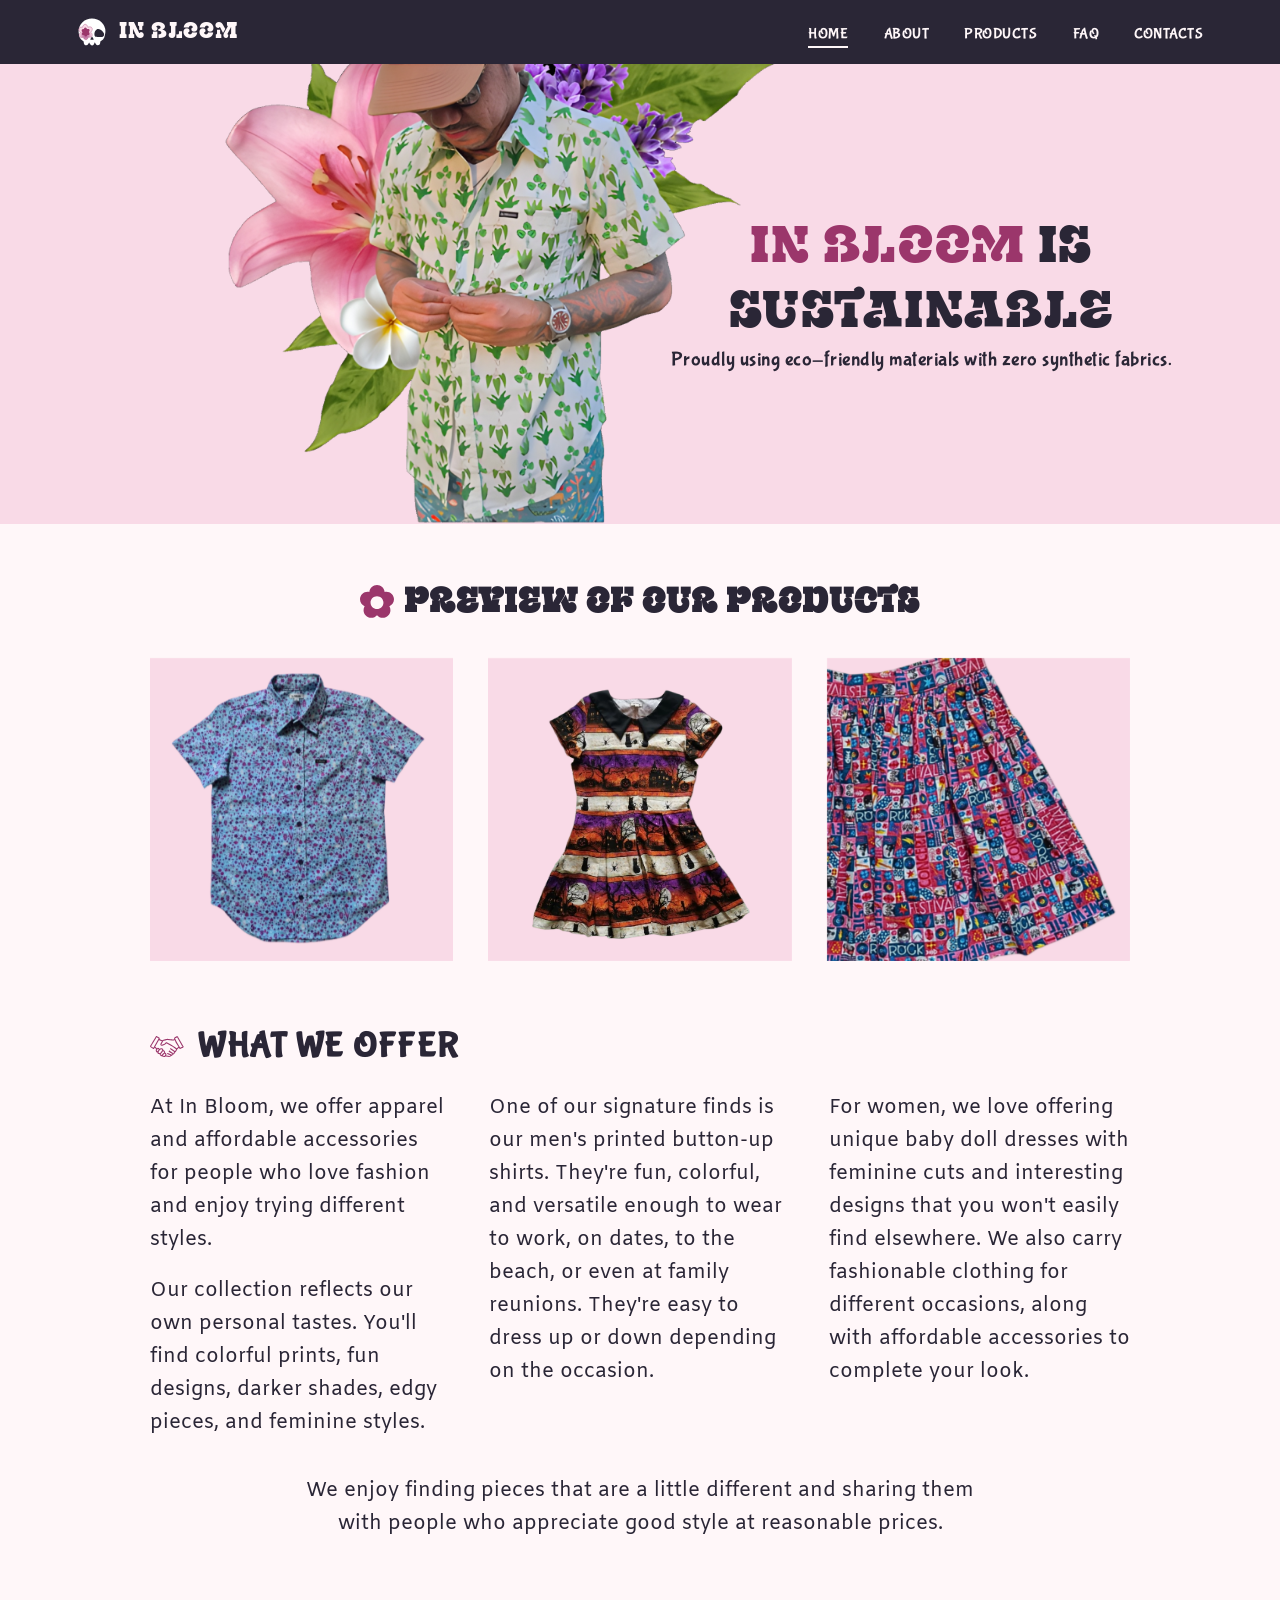
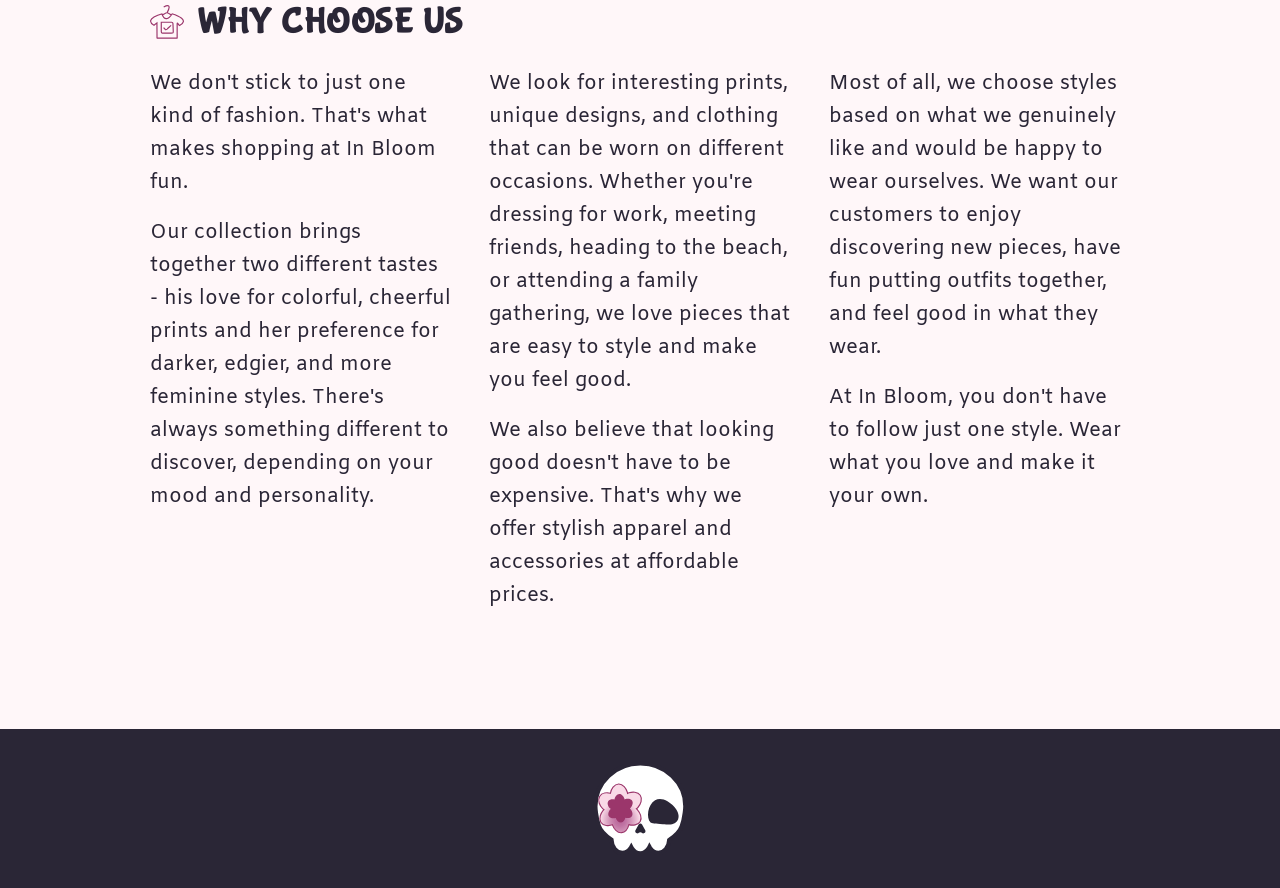
<file: index.html>
<!DOCTYPE html>
<html lang="en">
<head>
  <meta charset="UTF-8">
  <meta name="viewport" content="width=device-width, initial-scale=1.0">
  <title>Home | IN BLOOM</title>
  <link rel="icon" href="favicon.ico" type="image/x-icon">
  <link rel="shortcut icon" href="favicon.ico" type="image/x-icon">
  <link rel="stylesheet" href="style.css?v=38">
</head>
<body>

  <!-- HEADER -->
  <header>
    <a href="index.html" class="brand-wrap">
      <img src="images/SmallLogo.svg" alt="In Bloom Logo" class="header-logo">
      <span class="brand-title">IN BLOOM</span>
    </a>
    <nav>
      <ul>
        <li><a href="index.html" class="active">HOME</a></li>
        <li><a href="about.html">ABOUT</a></li>
        <li><a href="products.html">PRODUCTS</a></li>
        <li><a href="faq.html">FAQ</a></li>
        <li><a href="contact.html">CONTACTS</a></li>
      </ul>
    </nav>
  </header>

  <!-- HERO BANNER -->
  <section class="home-hero-banner">
    <div class="hero-inner">
      <img src="images/Model3.png" alt="In Bloom Model" class="hero-model-img">
      <div class="hero-text">
        <h1><span style="color: #9B366B;">IN BLOOM</span> IS<br>SUSTAINABLE</h1>
        <p class="subheading">Proudly using eco-friendly materials with zero synthetic fabrics.</p>
      </div>
    </div>
  </section>
  <!-- MIDDLE CONTENT -->
  <main>
    <!-- PREVIEW OF OUR PRODUCTS -->
    <section class="home-preview-section">
      <h2 class="mockup-heading">
        <img src="images/BloomVector.svg" alt="" class="flower-icon"> PREVIEW OF OUR PRODUCTS
      </h2>
      <div class="home-product-row">
        <div class="home-product-item">
          <a href="https://shopee.ph/In-Bloom-Paws-Everywhere-Shirt-i.258354219.41475002256?extraParams=%7B%22display_model_id%22%3A297027011419%2C%22model_selection_logic%22%3A3%7D&image_ids=ph-11134207-81ztf-mg0hnco5tiiyc2" target="_blank" rel="noopener noreferrer" aria-label="In Bloom Paws Everywhere Shirt on Shopee">
            <img src="images/HomePolo.png" alt="Polo Shirts" class="home-card-img">
          </a>
        </div>
        <div class="home-product-item">
          <a href="https://shopee.ph/In-Bloom-Spooky-Town-Dress-i.258354219.16397445254?extraParams=%7B%22display_model_id%22%3A221599084530%2C%22model_selection_logic%22%3Anull%7D&image_ids=ph-11134207-7quky-lgqdrzsx4r8me3" target="_blank" rel="noopener noreferrer" aria-label="In Bloom Spooky Town Dress on Shopee">
            <img src="images/HomeDress.png" alt="Dresses" class="home-card-img">
          </a>
        </div>
        <div class="home-product-item">
          <a href="https://shopee.ph/In-Bloom-Cat-Rock-Skater-Skirt-i.258354219.40222946378?extraParams=%7B%22display_model_id%22%3A276864750539%2C%22model_selection_logic%22%3A3%7D&image_ids=ph-11134207-81zto-mfgsy3s84qo97f" target="_blank" rel="noopener noreferrer" aria-label="In Bloom Cat Rock Skater Skirt on Shopee">
            <img src="images/HomeSkirt.png" alt="Skirts" class="home-card-img">
          </a>
        </div>
      </div>
    </section>

    <!-- WHAT WE OFFER -->
    <section class="info-section">
      <div class="section-heading">
        <img src="images/HandsVector.svg" alt="" class="flower-icon">
        <h2>WHAT WE OFFER</h2>
      </div>

      <div class="three-col-text">
        <div>
          <p>At In Bloom, we offer apparel and affordable accessories for people who love fashion and enjoy trying different styles.</p>
          <p>Our collection reflects our own personal tastes. You'll find colorful prints, fun designs, darker shades, edgy pieces, and feminine styles.</p>
        </div>
        <div>
          <p>One of our signature finds is our men's printed button-up shirts. They're fun, colorful, and versatile enough to wear to work, on dates, to the beach, or even at family reunions. They're easy to dress up or down depending on the occasion.</p>
        </div>
        <div>
          <p>For women, we love offering unique baby doll dresses with feminine cuts and interesting designs that you won't easily find elsewhere. We also carry fashionable clothing for different occasions, along with affordable accessories to complete your look.</p>
        </div>
      </div>

      <p class="centered-note">We enjoy finding pieces that are a little different and sharing them<br>with people who appreciate good style at reasonable prices.</p>
    </section>

    <!-- WHY CHOOSE US -->
    <section class="info-section">
      <div class="section-heading">
        <img src="images/ShirtVector.svg" alt="" class="flower-icon">
        <h2>WHY CHOOSE US</h2>
      </div>

      <div class="three-col-text">
        <div>
          <p>We don't stick to just one kind of fashion. That's what makes shopping at In Bloom fun.</p>
          <p>Our collection brings together two different tastes - his love for colorful, cheerful prints and her preference for darker, edgier, and more feminine styles. There's always something different to discover, depending on your mood and personality.</p>
        </div>
        <div>
          <p>We look for interesting prints, unique designs, and clothing that can be worn on different occasions. Whether you're dressing for work, meeting friends, heading to the beach, or attending a family gathering, we love pieces that are easy to style and make you feel good.</p>
          <p>We also believe that looking good doesn't have to be expensive. That's why we offer stylish apparel and accessories at affordable prices.</p>
        </div>
        <div>
          <p>Most of all, we choose styles based on what we genuinely like and would be happy to wear ourselves. We want our customers to enjoy discovering new pieces, have fun putting outfits together, and feel good in what they wear.</p>
          <p>At In Bloom, you don't have to follow just one style. Wear what you love and make it your own.</p>
        </div>
      </div>
    </section>
  </main>

  <!-- FOOTER -->
  <footer>
    <img src="images/BigLogo.svg" alt="In Bloom Footer Logo" class="footer-logo">
  </footer>

</body>
</html>
</file>
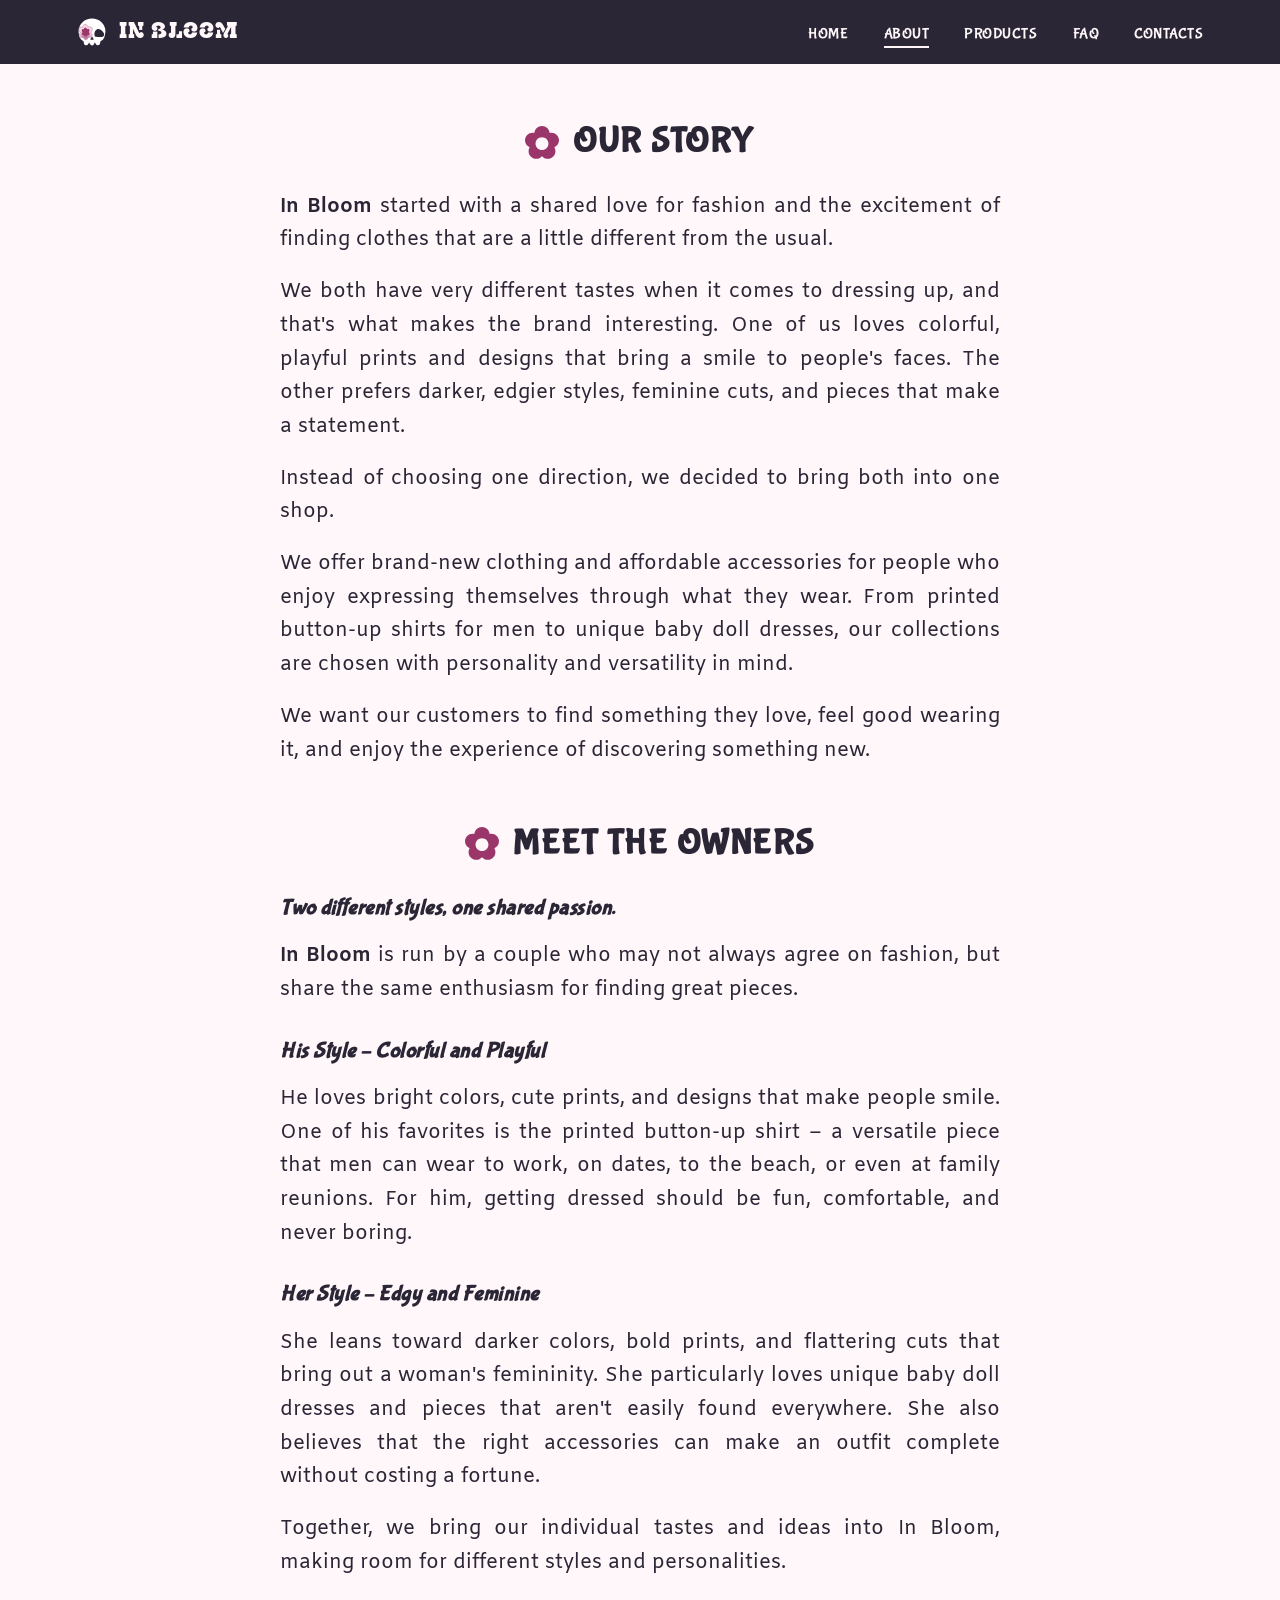
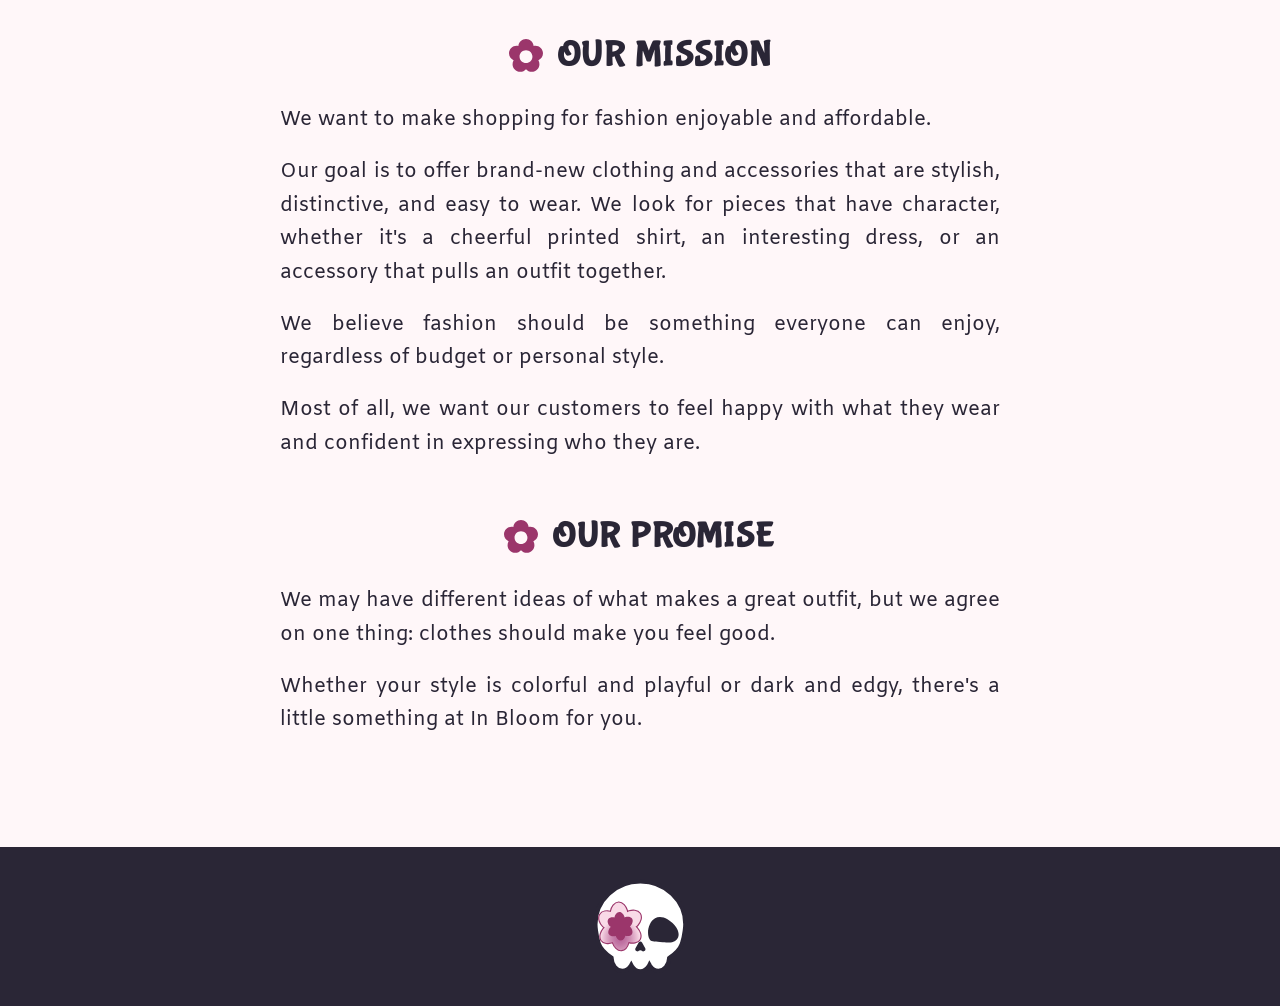
<file: about.html>
<!DOCTYPE html>
<html lang="en">
<head>
  <meta charset="UTF-8">
  <meta name="viewport" content="width=device-width, initial-scale=1.0">
  <title>About | IN BLOOM</title>
  <link rel="icon" href="favicon.ico" type="image/x-icon">
  <link rel="shortcut icon" href="favicon.ico" type="image/x-icon">
  <link rel="stylesheet" href="style.css?v=38">
</head>
<body>

  <!-- HEADER -->
  <header>
    <a href="index.html" class="brand-wrap">
      <img src="images/SmallLogo.svg" alt="In Bloom Logo" class="header-logo">
      <span class="brand-title">IN BLOOM</span>
    </a>
    <nav>
      <ul>
        <li><a href="index.html">HOME</a></li>
        <li><a href="about.html" class="active">ABOUT</a></li>
        <li><a href="products.html">PRODUCTS</a></li>
        <li><a href="faq.html">FAQ</a></li>
        <li><a href="contact.html">CONTACTS</a></li>
      </ul>
    </nav>
  </header>

  <!-- MAIN ABOUT -->
  <main class="about-editorial">

    <!-- OUR STORY -->
    <section class="about-block">
      <div class="about-heading">
        <img src="images/BloomVector.svg" alt="" class="flower-icon">
        <h2>OUR STORY</h2>
      </div>
      <div class="about-text">
        <p><strong>In Bloom</strong> started with a shared love for fashion and the excitement of finding clothes that are a little different from the usual.</p>
        <p>We both have very different tastes when it comes to dressing up, and that's what makes the brand interesting. One of us loves colorful, playful prints and designs that bring a smile to people's faces. The other prefers darker, edgier styles, feminine cuts, and pieces that make a statement.</p>
        <p>Instead of choosing one direction, we decided to bring both into one shop.</p>
        <p>We offer brand-new clothing and affordable accessories for people who enjoy expressing themselves through what they wear. From printed button-up shirts for men to unique baby doll dresses, our collections are chosen with personality and versatility in mind.</p>
        <p>We want our customers to find something they love, feel good wearing it, and enjoy the experience of discovering something new.</p>
      </div>
    </section>

    <!-- MEET THE OWNERS -->
    <section class="about-block">
      <div class="about-heading">
        <img src="images/BloomVector.svg" alt="" class="flower-icon">
        <h2>MEET THE OWNERS</h2>
      </div>
      <div class="about-text">
        <h3 class="about-subheading">Two different styles, one shared passion.</h3>
        <p><strong>In Bloom</strong> is run by a couple who may not always agree on fashion, but share the same enthusiasm for finding great pieces.</p>

        <h3 class="about-subheading">His Style – Colorful and Playful</h3>
        <p>He loves bright colors, cute prints, and designs that make people smile. One of his favorites is the printed button-up shirt – a versatile piece that men can wear to work, on dates, to the beach, or even at family reunions. For him, getting dressed should be fun, comfortable, and never boring.</p>

        <h3 class="about-subheading">Her Style – Edgy and Feminine</h3>
        <p>She leans toward darker colors, bold prints, and flattering cuts that bring out a woman's femininity. She particularly loves unique baby doll dresses and pieces that aren't easily found everywhere. She also believes that the right accessories can make an outfit complete without costing a fortune.</p>

        <p>Together, we bring our individual tastes and ideas into In Bloom, making room for different styles and personalities.</p>
      </div>
    </section>

    <!-- OUR MISSION -->
    <section class="about-block">
      <div class="about-heading">
        <img src="images/BloomVector.svg" alt="" class="flower-icon">
        <h2>OUR MISSION</h2>
      </div>
      <div class="about-text">
        <p>We want to make shopping for fashion enjoyable and affordable.</p>
        <p>Our goal is to offer brand-new clothing and accessories that are stylish, distinctive, and easy to wear. We look for pieces that have character, whether it's a cheerful printed shirt, an interesting dress, or an accessory that pulls an outfit together.</p>
        <p>We believe fashion should be something everyone can enjoy, regardless of budget or personal style.</p>
        <p>Most of all, we want our customers to feel happy with what they wear and confident in expressing who they are.</p>
      </div>
    </section>

    <!-- OUR PROMISE -->
    <section class="about-block">
      <div class="about-heading">
        <img src="images/BloomVector.svg" alt="" class="flower-icon">
        <h2>OUR PROMISE</h2>
      </div>
      <div class="about-text">
        <p>We may have different ideas of what makes a great outfit, but we agree on one thing: clothes should make you feel good.</p>
        <p>Whether your style is colorful and playful or dark and edgy, there's a little something at In Bloom for you.</p>
      </div>
    </section>

  </main>

  <!-- FOOTER -->
  <footer>
    <img src="images/BigLogo.svg" alt="In Bloom Footer Logo" class="footer-logo">
  </footer>

</body>
</html>
</file>
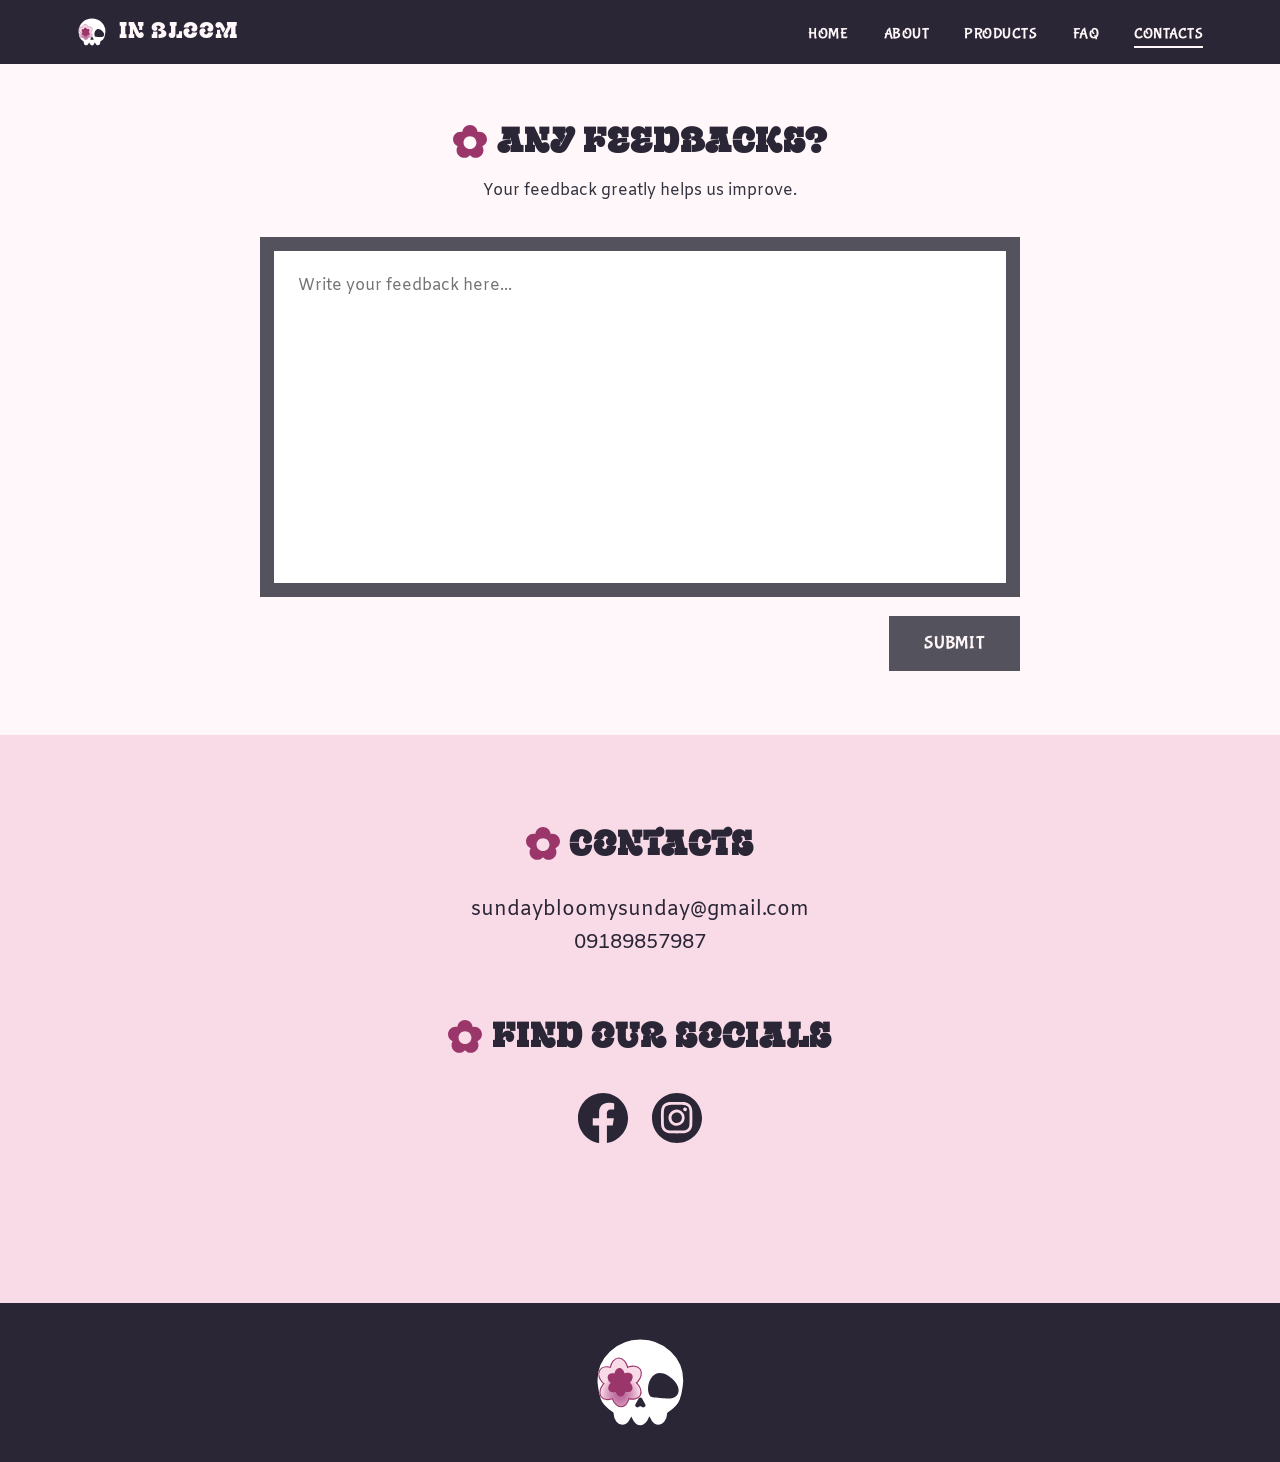
<file: contact.html>
<!DOCTYPE html>
<html lang="en">
<head>
  <meta charset="UTF-8">
  <meta name="viewport" content="width=device-width, initial-scale=1.0">
  <title>Contacts | IN BLOOM</title>
  <link rel="icon" href="favicon.ico" type="image/x-icon">
  <link rel="shortcut icon" href="favicon.ico" type="image/x-icon">
  <link rel="stylesheet" href="style.css?v=38">
</head>
<body>

  <!-- HEADER -->
  <header>
    <a href="index.html" class="brand-wrap">
      <img src="images/SmallLogo.svg" alt="In Bloom Logo" class="header-logo">
      <span class="brand-title">IN BLOOM</span>
    </a>
    <nav>
      <ul>
        <li><a href="index.html">HOME</a></li>
        <li><a href="about.html">ABOUT</a></li>
        <li><a href="products.html">PRODUCTS</a></li>
        <li><a href="faq.html">FAQ</a></li>
        <li><a href="contact.html" class="active">CONTACTS</a></li>
      </ul>
    </nav>
  </header>

  <!-- MAIN -->
  <main class="contact-page-main">

    <section class="feedback-section">
      <h2 class="mockup-heading">
        <img src="images/BloomVector.svg" alt="" class="flower-icon">Any Feedbacks?
      </h2>
      <p class="feedback-subtext">Your feedback greatly helps us improve.</p>

      <input type="checkbox" id="submitted-toggle" style="display: none;">

      <!-- FEEDBACK -->
      <form class="feedback-form-container">
        <div class="feedback-box">
          <textarea placeholder="Write your feedback here..." required></textarea>
        </div>
        
        <div class="submit-btn-wrap">
          <label for="submitted-toggle" class="gmail-submit-btn">SUBMIT</label>
        </div>
      </form>

      <div class="success-alert">
        Thank you! Your feedback can help us bloom and bring a better style! 
      </div>
    </section>

    <!-- CONTACTS & SOCIALS -->
    <section class="contacts-band">
      <div class="contacts-inner">
        <div class="contacts-group">
          <h2 class="mockup-heading">
            <img src="images/BloomVector.svg" alt="" class="flower-icon"> CONTACTS
          </h2>
          <p class="contact-text">
            <a href="mailto:sundaybloomysunday@gmail.com">sundaybloomysunday@gmail.com</a>
          </p>
          <p class="contact-text">
            <a href="tel:09189857987">09189857987</a>
          </p>
        </div>

        <div class="contacts-group">
          <h2 class="mockup-heading">
            <img src="images/BloomVector.svg" alt="" class="flower-icon"> FIND OUR SOCIALS
          </h2>
          <div class="socials-row">
            <!-- FACEBOOK -->
            <a href="https://www.facebook.com/InBloomFashionPH?rdid=nSGobmaoI7BMU0vH&share_url=https%3A%2F%2Fwww.facebook.com%2Fshare%2F1ED8K3Ucmg%2F" target="_blank" rel="noopener noreferrer" aria-label="Facebook" class="social-icon">
              <img src="images/FbLogo.svg" alt="Facebook" width="50" height="50">
            </a>
            <!-- INSTAGRAM -->
            <a href="https://www.instagram.com/inbloomfashionph/" target="_blank" rel="noopener noreferrer" aria-label="Instagram" class="social-icon">
              <img src="images/InstaLogo.svg" alt="Instagram" width="50" height="50">
            </a>
          </div>
        </div>
      </div>
    </section>

  </main>

  <!-- FOOTER -->
  <footer>
    <img src="images/BigLogo.svg" alt="In Bloom Footer Logo" class="footer-logo">
  </footer>

  <!-- SUBMISSION -->
  <script>
    function sendToGmail() {
      const message = document.getElementById('feedbackInput').value.trim();
      const email = 'sundaybloomysunday@gmail.com';
      const subject = encodeURIComponent('IN BLOOM - Customer Feedback / Inquiry');
      const body = encodeURIComponent(message);
      window.open(`https://mail.google.com/mail/?view=cm&to=${email}&su=${subject}&body=${body}`, '_blank');
    }
  </script>

</body>
</html>
</file>
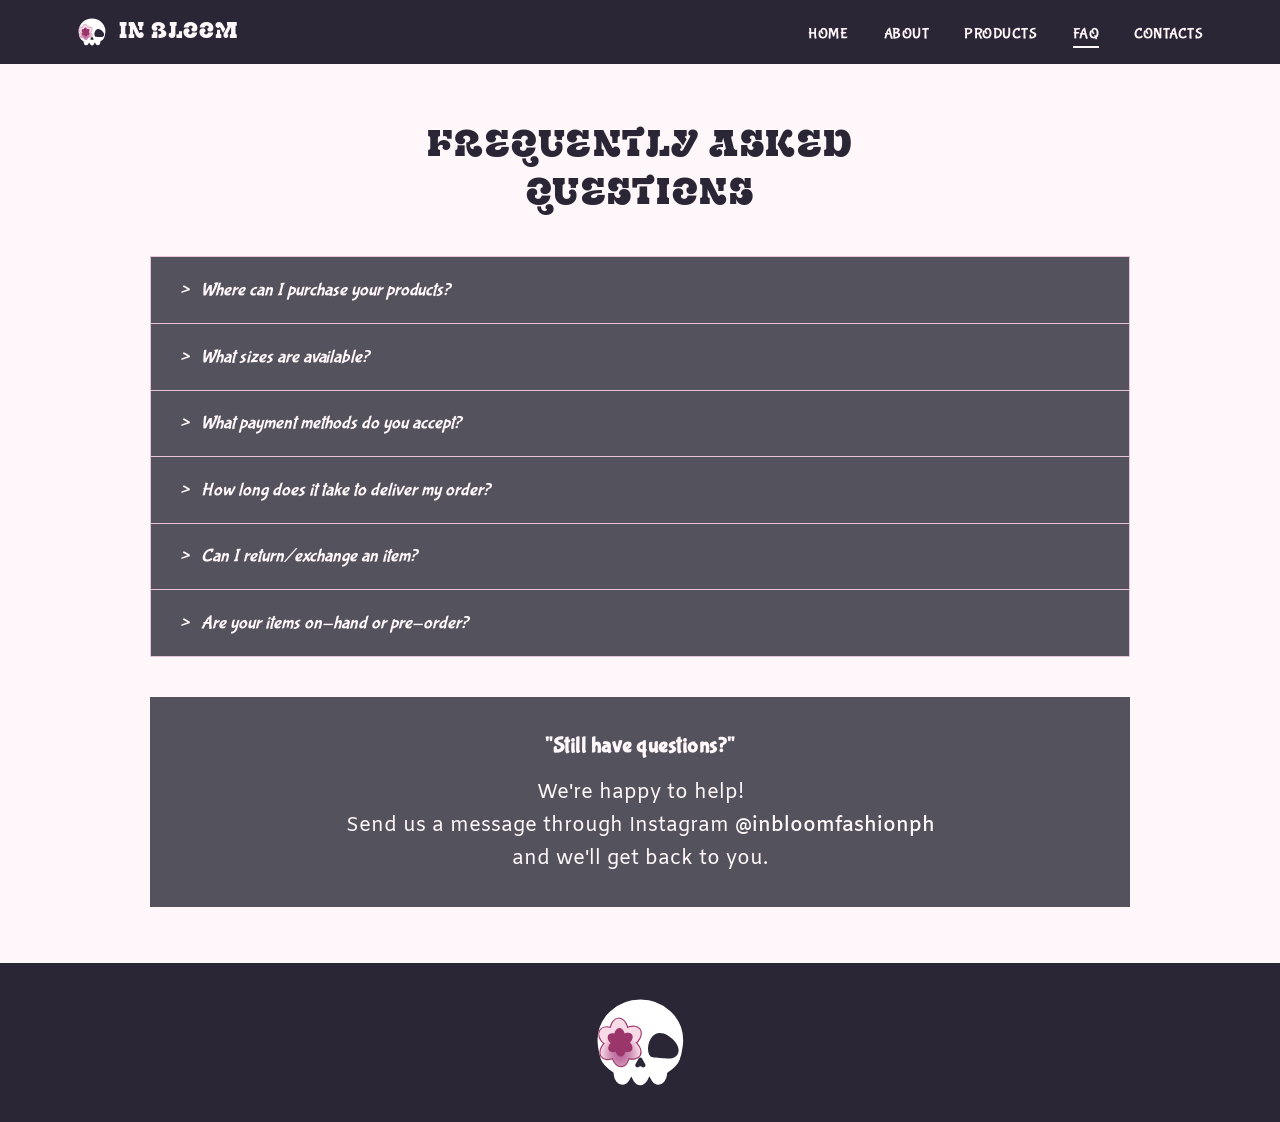
<file: faq.html>
<!DOCTYPE html>
<html lang="en">
<head>
  <meta charset="UTF-8">
  <meta name="viewport" content="width=device-width, initial-scale=1.0">
  <title>FAQ | IN BLOOM</title>
  <link rel="icon" href="favicon.ico" type="image/x-icon">
  <link rel="shortcut icon" href="favicon.ico" type="image/x-icon">
  <link rel="stylesheet" href="style.css?v=38">
</head>
<body>

  <!-- HEADER -->
  <header>
    <a href="index.html" class="brand-wrap">
      <img src="images/SmallLogo.svg" alt="In Bloom Logo" class="header-logo">
      <span class="brand-title">IN BLOOM</span>
    </a>
    <nav>
      <ul>
        <li><a href="index.html">HOME</a></li>
        <li><a href="about.html">ABOUT</a></li>
        <li><a href="products.html">PRODUCTS</a></li>
        <li><a href="faq.html" class="active">FAQ</a></li>
        <li><a href="contact.html">CONTACTS</a></li>
      </ul>
    </nav>
  </header>

  <!-- MAIN FAQ -->
  <main>
    <h1 class="page-title">FREQUENTLY ASKED<br>QUESTIONS</h1>

    <div class="faq-container">
      
      <!-- FAQ ITEM 1 -->
      <details class="faq-item">
        <summary class="faq-question">>   Where can I purchase your products?</summary>
        <div class="faq-answer">
          <p>You can shop with us through our Shopee page, Law of Attraction. Send us a direct message for product inquiries, orders, and assistance. Follow us on Instagram, @inbloomfashionph, to see our latest collections and new arrivals.</p>
        </div>
      </details>

      <!-- FAQ ITEM 2 -->
      <details class="faq-item">
        <summary class="faq-question">>   What sizes are available?</summary>
        <div class="faq-answer">
          <p>Sizes may vary depending on the style. Check the measurement chart provided in the product description to get the best fit. If you're unsure about the sizing, feel free to contact us before placing your order.</p>
        </div>
      </details>

      <!-- FAQ ITEM 3 -->
      <details class="faq-item">
        <summary class="faq-question">>   What payment methods do you accept?</summary>
        <div class="faq-answer">
          <p>We accept payments via GCash, Maya & bank transfer. Payment details will be provided upon confirming your order.</p>
        </div>
      </details>

      <!-- FAQ ITEM 4 -->
      <details class="faq-item">
        <summary class="faq-question">>   How long does it take to deliver my order?</summary>
        <div class="faq-answer">
          <p>Delivery times vary depending on your location and courier. Once your order has been delivered we will provide you with the tracking information.</p>
        </div>
      </details>

      <!-- FAQ ITEM 5 -->
      <details class="faq-item">
        <summary class="faq-question">>   Can I return/exchange an item?</summary>
        <div class="faq-answer">
          <p>We can accept returns/exchanges if you have received the wrong/damaged/defective item within 7days of receiving your order. The item must be unopened & in original condition. Please have your order details ready & clear photos of your item.</p>
        </div>
      </details>
      
      <!-- FAQ ITEM 6 -->
      <details class="faq-item">
        <summary class="faq-question">>   Are your items on-hand or pre-order?</summary>
        <div class="faq-answer">
          <p>Most items on our page are on-hand and ready to ship. For pre-order items, please allow 7 days for preparation before your order is shipped out.</p>
        </div>
      </details>

    </div>

    <div class="faq-cta-box">
      <h3>"Still have questions?"</h3>
      <p>We're happy to help!<br>Send us a message through Instagram <a href="https://www.instagram.com/inbloomfashionph/" target="_blank" rel="noopener noreferrer" class="faq-link">@inbloomfashionph</a><br> and we'll get back to you.</p>
    </div>
  </main>

  <!-- FOOTER -->
  <footer>
    <img src="images/BigLogo.svg" alt="In Bloom Footer Logo" class="footer-logo">
  </footer>
</body>
</html>
</file>
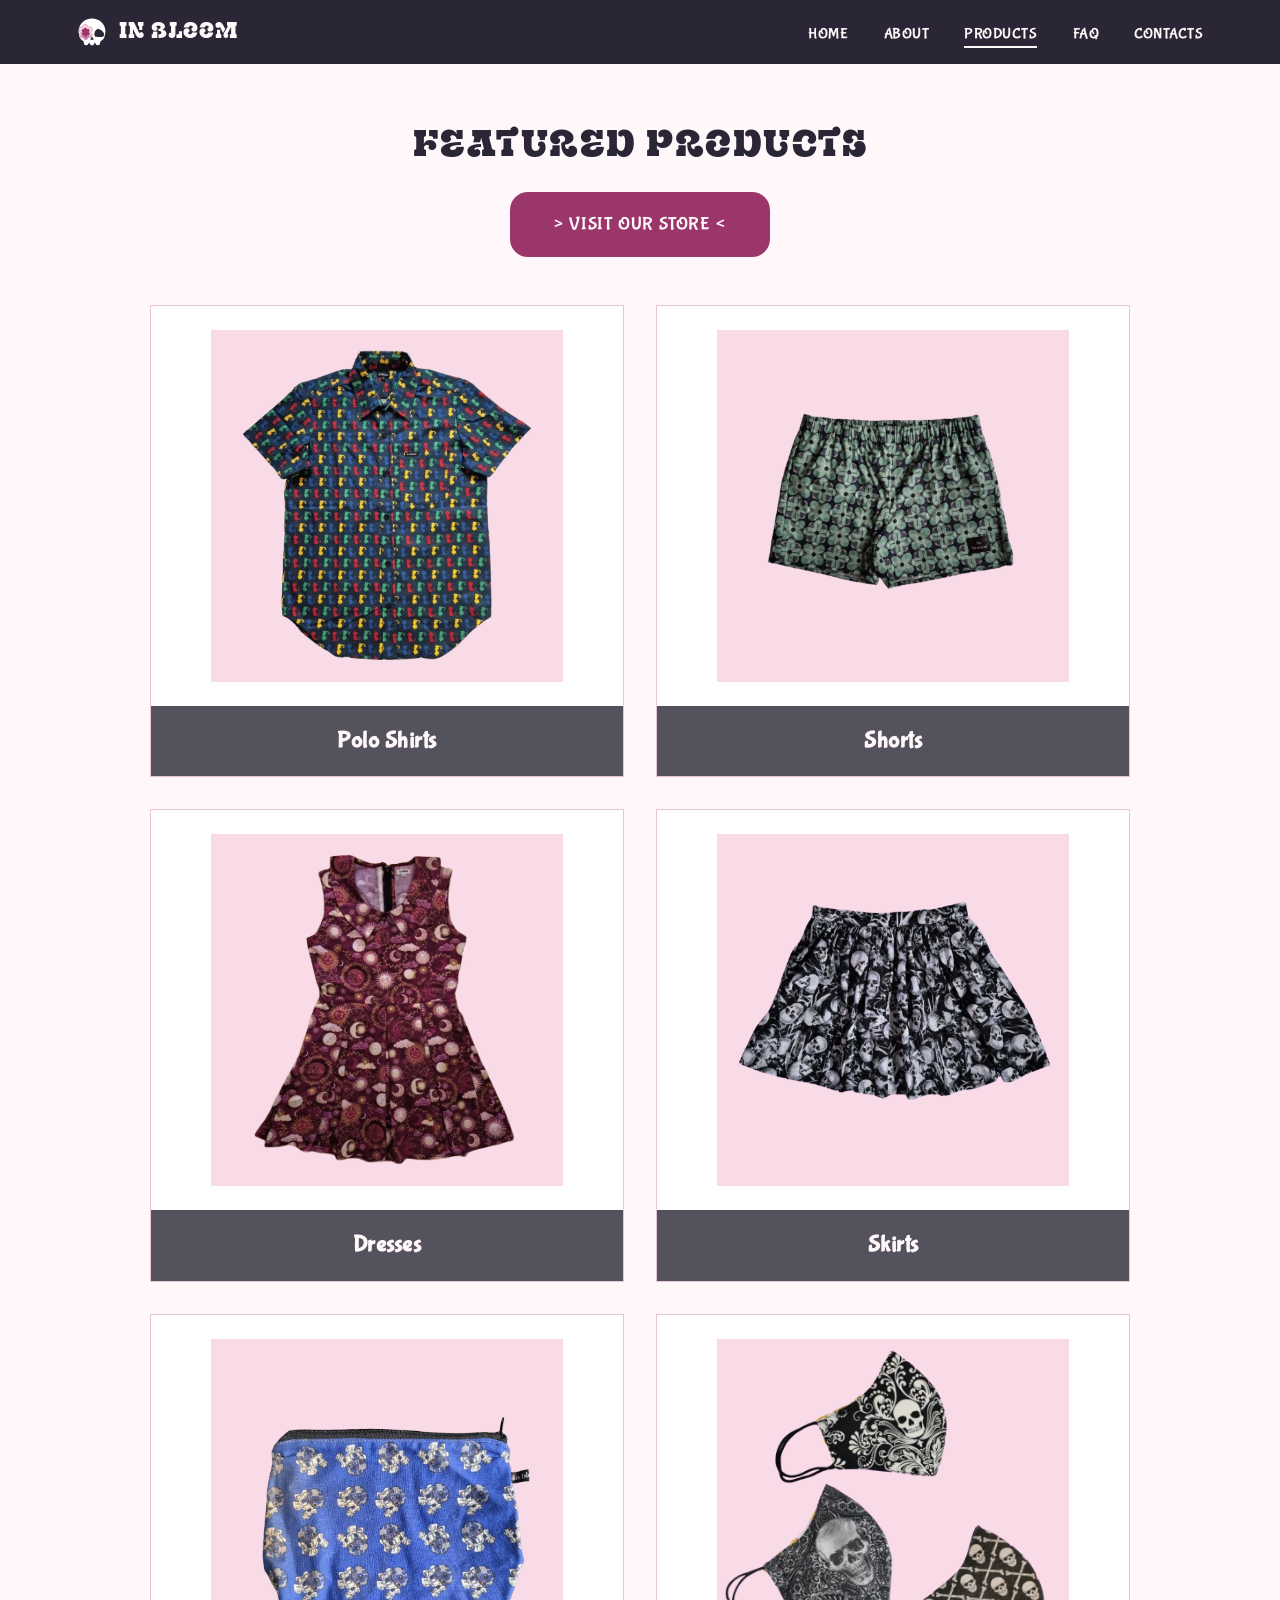
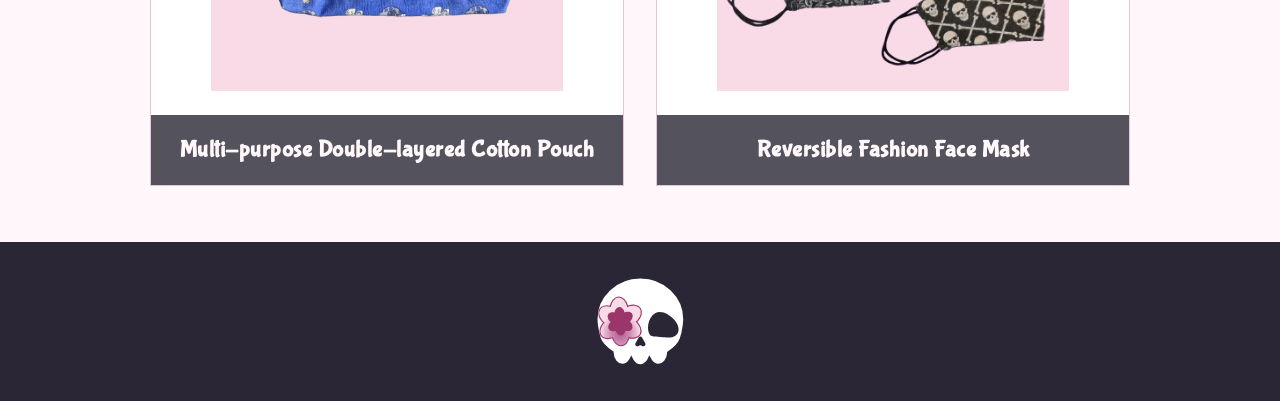
<file: products.html>
<!DOCTYPE html>
<html lang="en">
<head>
  <meta charset="UTF-8">
  <meta name="viewport" content="width=device-width, initial-scale=1.0">
  <title>Products | IN BLOOM</title>
  <link rel="icon" href="favicon.ico" type="image/x-icon">
  <link rel="shortcut icon" href="favicon.ico" type="image/x-icon">
  <link rel="stylesheet" href="style.css?v=38">
</head>
<body>

  <!-- HEADER -->
  <header>
    <a href="index.html" class="brand-wrap">
      <img src="images/SmallLogo.svg" alt="In Bloom Logo" class="header-logo">
      <span class="brand-title">IN BLOOM</span>
    </a>
    <nav>
      <ul>
        <li><a href="index.html">HOME</a></li>
        <li><a href="about.html">ABOUT</a></li>
        <li><a href="products.html" class="active">PRODUCTS</a></li>
        <li><a href="faq.html">FAQ</a></li>
        <li><a href="contact.html">CONTACTS</a></li>
      </ul>
    </nav>
  </header>

  <!-- MAIN PRODUCTS -->
  <main>
    <div class="products-header-wrap">
      <h1 class="page-title">FEATURED PRODUCTS</h1>
      <div class="products-cta">
        <a href="https://shopee.ph/attractionrack#product_list" target="_blank" rel="noopener noreferrer" class="btn-pill">> VISIT OUR STORE <</a>
      </div>
    </div>

    <div class="products-grid">
      <!-- 1. POLO -->
      <article class="product-item">
        <img src="images/ProductsPolo.png" alt="Printed Button-Up Polo" class="product-img">
        <div class="product-bar">
          <h3 class="subheading">Polo Shirts</h3>
        </div>
      </article>

      <!-- 2. SHORTS -->
      <article class="product-item">
        <img src="images/ProductsShorts.png" alt="Casual Printed Shorts" class="product-img">
        <div class="product-bar">
          <h3 class="subheading">Shorts</h3>
        </div>
      </article>

      <!-- 3. DRESS -->
      <article class="product-item">
        <img src="images/ProductsDress.png" alt="Baby Doll Dress" class="product-img">
        <div class="product-bar">
          <h3 class="subheading">Dresses</h3>
        </div>
      </article>

      <!-- 4. SKIRTS -->
      <article class="product-item">
        <img src="images/ProductsSkirt.png" alt="Patterned Skirt" class="product-img">
        <div class="product-bar">
          <h3 class="subheading">Skirts</h3>
        </div>
      </article>

      <!-- 5. POUCH -->
      <article class="product-item">
        <img src="images/ProductsPouch.png" alt="Multi-purpose Double-layered Cotton Pouch" class="product-img">
        <div class="product-bar">
          <h3 class="subheading">Multi-purpose Double-layered Cotton Pouch</h3>
        </div>
      </article>

      <!-- 6. MASKS -->
      <article class="product-item">
        <img src="images/ProductsMasks.png" alt="Reversible Fashion Face Mask" class="product-img">
        <div class="product-bar">
          <h3 class="subheading">Reversible Fashion Face Mask</h3>
        </div>
      </article>
    </div>
  </main>

  <!-- FOOTER -->
  <footer>
    <img src="images/BigLogo.svg" alt="In Bloom Footer Logo" class="footer-logo">
  </footer>
</body>
</html>
</file>
<file: style.css>
@import url('https://fonts.googleapis.com/css2?family=Amiko:wght@400;600;700&family=Bubblegum+Sans&family=Exile&family=Inter:ital,wght@0,500;0,600;0,700;1,600&display=swap');

:root {
  --bg-pink: #FFF7F9;      
  --hero-pink: #F9DAE7;    
  --dark-bar: #2A2636;
  --slate-plum: #54535D;
  --button-plum: #9B366B;
  --card-white: #FFFFFF;   
  --text-dark: #2A2636;
  --text-light: #FFF7F9;
  --border-pink: #E5C4D5;
}
* {
  box-sizing: border-box;
  margin: 0;
  padding: 0;
}

body {
  font-family: 'Amiko', sans-serif;
  font-size: 20px;
  background-color: var(--bg-pink);
  color: var(--text-dark);
  line-height: 1.65;
  display: flex;
  flex-direction: column;
  min-height: 100vh;
}


h1 {
  font-family: 'Exile', sans-serif;
  font-size: 52px;
  font-weight: 400;
  letter-spacing: 1.5px;
  line-height: 1.25;
  text-transform: uppercase;
}

h2 {
  font-family: 'Bubblegum Sans', cursive;
  font-size: 35px;
  letter-spacing: 1.5px;
  line-height: 1.25;
  text-transform: uppercase;
}

h3, h4, .subheading, nav a {
  font-family: 'Bubblegum Sans', cursive;
  letter-spacing: 0.5px;
}


/* ---------------
   SHARE CSS (5 PAGES)
   -----------------*/
header {
  background-color: var(--dark-bar);
  color: var(--text-light);
  padding: 0.9rem 6%;
  display: flex;
  justify-content: space-between;
  align-items: center;
  position: sticky;
  top: 0;
  z-index: 100;
}

.brand-wrap {
  display: flex;
  align-items: center;
  gap: 0.75rem;
  text-decoration: none;
  color: var(--text-light);
}

.logo-placeholder-sm {
  width: 34px;
  height: 34px;
  border: 1px dashed #a79aa8;
  border-radius: 50%;
  display: flex;
  align-items: center;
  justify-content: center;
  font-size: 0.55rem;
  color: #ccc;
}

.brand-title {
  font-family: 'Exile', sans-serif;
  font-size: 1.35rem;
  letter-spacing: 1px;
}

nav ul {
  list-style: none;
  display: flex;
  gap: 2.2rem;
  align-items: center;
}

nav a {
  text-decoration: none;
  color: var(--text-light);
  font-size: 0.95rem;
  font-weight: 400;
  text-transform: uppercase;
  padding-bottom: 3px;
}

nav a:hover,
nav a.active {
  border-bottom: 2px solid var(--text-light);
}


main {
  flex: 1;
  width: 90%;
  max-width: 980px;
  margin: 3.5rem auto;
}

.page-title {
  text-align: center;
  font-size: 2.4rem;
  margin-bottom: 2.5rem;
  color: var(--text-dark);
}


.img-placeholder {
  background-color: #f3e4ec;
  border: 2px dashed #b99fae;
  display: flex;
  align-items: center;
  justify-content: center;
  text-align: center;
  color: #7d6774;
  font-family: 'Bubblegum Sans', cursive;
  font-size: 1rem;
  letter-spacing: 1px;
  width: 100%;
  padding: 1rem;
}

.btn {
  display: inline-block;
  background-color: var(--slate-plum);
  color: var(--text-light);
  padding: 0.85rem 1.8rem;
  text-decoration: none;
  font-family: 'Bubblegum Sans', cursive;
  font-size: 1.05rem;
  border: none;
  cursor: pointer;
  margin-top: 1rem;
}


/* ---------------
   1. HOME CSS
   -----------------*/
.home-hero-banner {
  background-color: var(--hero-pink);
  width: 100%;
  padding: 0 6%;
}

.hero-inner {
  max-width: 2000px;
  margin: 0 auto;
  display: grid;
  grid-template-columns: 1fr 1fr;
  gap: 0rem;
  align-items: center;
  min-height: 460px;
}

.hero-model-img {
  width: 100%;
  height: 460px;
  object-fit: contain;
  object-position: bottom left;
  display: block;
  transform: translateX(140px); 
  
}

.hero-text {
  text-align: center;
  display: flex;
  flex-direction: column;
  justify-content: center;
  padding: 3rem 0;
}
/* PREVIEW OF OUR PRODUCTS */
.home-preview-section {
  text-align: center;
  margin-bottom: 4rem;
}

.home-preview-section .mockup-heading {
  font-family: 'Exile', display, sans-serif;
  font-size: 2.1rem;
  color: var(--text-dark);
  margin-bottom: 2.2rem;
  display: inline-flex;
  align-items: center;
  justify-content: center;
  gap: 0.6rem;
}

.home-preview-section .flower-icon {
  color: var(--button-plum);
  font-size: 2.2rem;
  line-height: 1;
}

.home-product-row {
  display: grid;
  grid-template-columns: repeat(3, 1fr);
  gap: 2.2rem;
  align-items: center;
}

.home-product-item {
  background: transparent;
  border: none;
  padding: 0;
}

.home-card-img {
  width: 100%;
  height: auto;
  max-height: 380px;
  object-fit: contain;
  display: block;
  background: transparent;
}

.info-section {
  margin-bottom: 3.8rem;
}

.section-heading {
  display: flex;
  align-items: center;
  gap: 0.9rem;
  margin-bottom: 1.4rem;
}

.icon-placeholder {
  width: 38px;
  height: 38px;
  border: 1px dashed #8d4374;
  border-radius: 8px;
  display: flex;
  align-items: center;
  justify-content: center;
  font-size: 0.75rem;
  color: #8d4374;
  font-family: 'Bubblegum Sans', cursive;
}

.section-heading h2 {
  font-size: 35px;
  color: var(--text-dark);
}

.three-col-text {
  display: grid;
  grid-template-columns: repeat(3, 1fr);
  gap: 2.4rem;
  font-size: 20px;
}

.three-col-text p + p {
  margin-top: 1.1rem;
}

.centered-note {
  text-align: center;
  font-size: 20px;
  margin-top: 2.2rem;
}

.home-product-item a img {
  transition: transform 0.2s ease, opacity 0.2s ease;
}

.home-product-item a:hover img {
  transform: scale(1.03);
  opacity: 0.92;
}
@keyframes bloomFadeUp {
  0% {
    opacity: 0;
    transform: translateY(30px);
  }
  100% {
    opacity: 1;
    transform: translateY(0);
  }
}
.hero-text,
.home-preview-section .mockup-heading,
.home-product-item,
.section-heading,
.three-col-text > div,
.centered-note {
  animation: bloomFadeUp 1.5s ease-out both;
}

.hero-text { animation-delay: 0.1s; }
.home-preview-section .mockup-heading,
.home-product-item,
.section-heading,
.three-col-text > div,
.centered-note {
  animation: bloomFadeUp 1.5s ease-out both;
}

.home-preview-section .mockup-heading { animation-delay: 0.2s; }
.home-product-item:nth-child(1) { animation-delay: 0.4s; }
.home-product-item:nth-child(2) { animation-delay: 0.7s; }
.home-product-item:nth-child(3) { animation-delay: 1.0s; }

.section-heading { animation-delay: 0.4s; }
.three-col-text > div:nth-child(1) { animation-delay: 0.6s; }
.three-col-text > div:nth-child(2) { animation-delay: 0.9s; }
.three-col-text > div:nth-child(3) { animation-delay: 1.2s; }
.centered-note { animation-delay: 1.4s; }


/* ---------------
   2. ABOUT CSS
   -----------------*/

.about-editorial {
  max-width: 720px;
}

.about-block {
  margin-bottom: 3.4rem;
}

.about-heading {
  display: flex;
  justify-content: center;
  align-items: center;
  gap: 0.85rem;
  margin-bottom: 1.6rem;
}

.flower-icon {
  width: 34px;
  height: 34px;
  object-fit: contain;
  flex-shrink: 0;
}

.about-heading h2 {
  font-size: 35px;
  color: var(--text-dark);
}

.about-text p {
  font-size: 20px;
  line-height: 1.68;
  margin-bottom: 1.15rem;
  color: var(--text-dark);
}

.about-subheading {
  font-family: 'Bubblegum Sans', cursive;
  font-style: italic;
  font-size: 1.35rem;
  color: var(--text-dark);
  margin: 1.7rem 0 0.8rem;
}

.about-subheading:first-child {
  margin-top: 0.3rem;
}

.about-heading,
.about-subheading,
.about-text p {
  animation: bloomFadeUp 1.5s ease-out both;
}


.about-block:nth-child(1) .about-heading { animation-delay: 0.2s; }
.about-block:nth-child(1) .about-subheading { animation-delay: 0.35s; }
.about-block:nth-child(1) .about-text p { animation-delay: 0.5s; }

.about-block:nth-child(2) .about-heading { animation-delay: 0.7s; }
.about-block:nth-child(2) .about-subheading { animation-delay: 0.85s; }
.about-block:nth-child(2) .about-text p { animation-delay: 1.0s; }

.about-block:nth-child(3) .about-heading { animation-delay: 1.2s; }
.about-block:nth-child(3) .about-subheading { animation-delay: 1.35s; }
.about-block:nth-child(3) .about-text p { animation-delay: 1.5s; }

/* ---------------
   3.PRODUCT CSS
   -----------------*/
.products-grid {
  display: grid;
  grid-template-columns: repeat(2, 1fr);
  gap: 2rem;
  align-items: stretch;
}

.product-item {
  background-color: var(--slate-plum); 
  border: 1px solid var(--border-pink);
  display: flex;
  flex-direction: column;
}

.product-img {
  width: 100%;
  height: 400px;
  object-fit: contain;
  display: block;
  background-color: var(--card-white);
  padding: 1.5rem;
  border-bottom: none;
}

.product-bar {
  background-color: var(--slate-plum);
  color: var(--text-light);
  padding: 1rem 1.2rem;
  display: flex;
  justify-content: center;
  align-items: center;
  text-align: center;
  flex: 1;
}

.products-cta {
  display: flex;
  justify-content: center;
  margin: 1.5rem auto 3rem auto;
}
.product-desc {
  padding: 1.2rem;
  font-size: 20px;
}
.products-header-wrap {
  text-align: center;
  margin-bottom: 2.5rem;
}

.products-header-wrap .page-title {
  margin-bottom: 1.2rem;
}

.products-cta {
  display: flex;
  justify-content: center;
}

.btn-pill {
  background-color: var(--button-plum);
  color: var(--text-light);
  text-decoration: none;
  font-family: 'Bubblegum Sans', cursive;
  font-size: 1.1rem;
  letter-spacing: 0.8px;
  padding: 1.1rem 2.8rem;
  border-radius: 18px;
  min-width: 220px;
  text-align: center;
  transition: transform 0.15s ease, background-color 0.2s ease;
}

.btn-pill:hover {
  background-color: #33343F;
  transform: translateY(-2px);
}

.products-header-wrap .page-title,
.products-cta,
.products-grid .product-item {
  animation: bloomFadeUp 1.5s ease-out both;
}


.products-header-wrap .page-title { animation-delay: 0.1s; }
.products-cta { animation-delay: 0.3s; }

.products-grid .product-item:nth-child(1) { animation-delay: 0.4s; }
.products-grid .product-item:nth-child(2) { animation-delay: 0.55s; }
.products-grid .product-item:nth-child(3) { animation-delay: 0.7s; }
.products-grid .product-item:nth-child(4) { animation-delay: 0.85s; }
.products-grid .product-item:nth-child(5) { animation-delay: 1.0s; }
.products-grid .product-item:nth-child(6) { animation-delay: 1.15s; }



/* ---------------
   4. FAQ  CSS
   -----------------*/
.faq-container {
  background-color: var(--card-white);
  border: 1px solid var(--border-pink);
  margin-bottom: 2.5rem;
}

.faq-item {
  border-bottom: 1px solid var(--border-pink);
}

.faq-item:last-child {
  border-bottom: none;
}

.faq-question {
  background-color: var(--slate-plum);
  color: var(--text-light);
  padding: 1.1rem 1.8rem;
  font-family: 'Bubblegum Sans', cursive;
  font-style: italic;
  font-size: 1.15rem;
  display: flex;
  align-items: center;
  gap: 0.9rem;
}

.faq-answer {
  padding: 1.6rem 2.8rem;
  font-size: 20px;
  color: var(--text-dark);
}

.faq-answer p + p {
  margin-top: 1rem;
}

.faq-cta-box {
  background-color: var(--slate-plum);
  color: var(--text-light);
  text-align: center;
  padding: 2rem 1.5rem;
}

.faq-cta-box h3 {
  font-size: 1.35rem;
  margin-bottom: 0.7rem;
}


.faq-email-link {
  color: #FFF7F9;
  text-decoration: none; 
  font-weight: 600;
}

.faq-email-link:hover {
  opacity: 0.8;
}

.faq-cta-box a {
  color: #FFF7F9;
  text-decoration: none;
  font-weight: 600;
}

.faq-cta-box a:hover {
  opacity: 0.8;
}

.page-title {
  animation: fadeInText 1.2s ease-out forwards;
}

/* ---------------
   5.CONTACT CSS
   -----------------*/
main.contact-page-main {
  max-width: 100% !important;
  width: 100% !important;
  padding: 0 !important;
  margin: 0 !important;
  display: block !important;
}

.feedback-section {
  background-color: #FFF7F9;
  padding: 3.5rem 1rem 4rem 1rem;
  text-align: center;
}

.mockup-heading {
  font-family: 'Exile', display, sans-serif;
  color: #2A2636;
  font-size: 2.1rem;
  letter-spacing: 1px;
  margin-top: 0;
  margin-bottom: 1.8rem;
  display: inline-flex;
  align-items: center;
  justify-content: center;
  gap: 0.6rem;
}

.flower-icon {
  color: #9B366B;
  font-size: 2.2rem;
  line-height: 1;
}


.feedback-box {
  max-width: 760px;
  height: 360px;
  margin: 0 auto;
  background-color: #FFFFFF;
  border: 14px solid #54535D;
  box-sizing: border-box;
  padding: 0;
}

.feedback-box textarea {
  width: 100%;
  height: 100%;
  border: none;
  background: transparent;
  padding: 1.5rem;
  font-family: 'Amiko', sans-serif;
  font-size: 1rem;
  color: #2A2636;
  resize: none;
  box-sizing: border-box;
}

.feedback-box textarea:focus {
  outline: none;
}


.submit-btn-wrap {
  max-width: 760px;
  margin: 1.2rem auto 0 auto;
  text-align: right;
}

.gmail-submit-btn {
  background-color: #54535D;
  color: #FFF7F9;
  border: none;
  padding: 0.8rem 2.2rem;
  font-family: 'Bubblegum Sans', cursive;
  font-size: 1.1rem;
  letter-spacing: 1px;
  cursor: pointer;
  transition: background-color 0.2s ease, transform 0.15s ease;
}

.gmail-submit-btn:hover {
  background-color: #9B366B;
  transform: translateY(-2px);
}

main .page-title,
.faq-container .faq-item,
.faq-cta-box {
  animation: bloomFadeUp 1.5s ease-out both;
}

main .page-title { animation-delay: 0.1s; }

.faq-container .faq-item:nth-child(1) { animation-delay: 0.25s; }
.faq-container .faq-item:nth-child(2) { animation-delay: 0.4s; }
.faq-container .faq-item:nth-child(3) { animation-delay: 0.55s; }
.faq-container .faq-item:nth-child(4) { animation-delay: 0.7s; }
.faq-container .faq-item:nth-child(5) { animation-delay: 0.85s; }
.faq-container .faq-item:nth-child(6) { animation-delay: 1.0s; }

.faq-cta-box { animation-delay: 1.15s; }



.contacts-band {
  background-color: #F9DAE7 !important;
  padding:  5.5rem 1rem 3rem 1rem !important;
  width: 100% !important;
  box-sizing: border-box !important;
  display: flex !important;
  flex-direction: column !important;
  align-items: center !important;
  text-align: center !important;
}

.contacts-inner,
.contacts-group {
  width: 100% !important;
  max-width: 760px !important;
  margin-left: auto !important;
  margin-right: auto !important;
  margin-bottom: 3.5rem;
  text-align: center !important;
}

.contacts-band .contact-text a,
.contacts-band .contact-text a:visited {
  color: #2A2636 !important;
  text-decoration: none !important;
  transition: color 0.2s ease;
}

.contacts-band .contact-text a:hover {
  color: #9B366B !important;
}
.socials-row {
  display: flex;
  justify-content: center;
  gap: 1.5rem;
  margin-top: 0.4rem;
}

.social-icon {
  display: inline-flex;
  align-items: center;
  justify-content: center;
  transition: transform 0.15s ease, opacity 0.2s ease;
}

.social-icon:hover {
  transform: translateY(-2px);
  opacity: 0.8;
}


footer,
footer.site-footer {
  background-color: #2A2636 !important;
  color: #FFF7F9 !important;
  padding: 2rem 1rem !important;
  text-align: center !important;
  width: 100% !important;
  box-sizing: border-box !important;
  display: flex !important;
  justify-content: center !important;
  align-items: center !important;
}

.feedback-subtext {
  font-family: 'Amiko', sans-serif;
  color: #33343F;
  font-size: 1rem;
  margin-top: -0.8rem;
  margin-bottom: 2rem;
}

.success-alert {
  display: none;
  margin-top: 1.5rem;
  font-family: 'Bubblegum Sans', cursive;
  color: #9B366B;
  font-size: 1.15rem;
  text-align: center;
}

label.gmail-submit-btn {
  display: inline-block;
  background-color: #54535D;
  color: #FFF7F9;
  padding: 0.8rem 2.2rem;
  font-family: 'Bubblegum Sans', cursive;
  font-size: 1.1rem;
  letter-spacing: 1px;
  cursor: pointer;
  transition: background-color 0.2s ease, transform 0.15s ease;
}

label.gmail-submit-btn:hover {
  background-color: #9B366B;
  transform: translateY(-2px);
}


#submitted-toggle:checked ~ .feedback-form-container {
  display: none;
}

#submitted-toggle:checked ~ .success-alert {
  display: block;
}


.feedback-section .mockup-heading {
  animation: fadeInText 1.2s ease-out forwards;
}

.feedback-subtext {
  animation: fadeInText 1.2s ease-out forwards;
}

/* RESPONSIVE MOBILE */
@media (max-width: 768px) {
  header { flex-direction: column; gap: 0.8rem; }
  nav ul { gap: 1rem; flex-wrap: wrap; justify-content: center; }
  .hero-inner, .home-product-row, .three-col-text, .about-box, .products-grid, .contacts-grid {
    grid-template-columns: 1fr;
  }
  .home-cta-buttons { gap: 1.2rem; }
}


.feedback-section .mockup-heading,
.feedback-section .feedback-subtext,
.feedback-form-container,
.contacts-band .contacts-inner > div {
  animation: bloomFadeUp 1.5s ease-out both;
}


.feedback-section .mockup-heading { animation-delay: 0.1s; }
.feedback-section .feedback-subtext { animation-delay: 0.25s; }
.feedback-form-container { animation-delay: 0.4s; }

.contacts-band .contacts-inner > div:nth-child(1) { animation-delay: 0.6s; }
.contacts-band .contacts-inner > div:nth-child(2) { animation-delay: 0.8s; }

.about-text p {
  text-align: justify;
  text-justify: inter-word;
}
/* HEADER & FOOTER icons */
.header-logo {
  height: 30px;
  width: auto;
  display: block;
  object-fit: contain;
}

.footer-logo {
  height: 95px;
  width: auto;
  display: block;
  margin: 0 auto;
  object-fit: contain;
}
</file>
